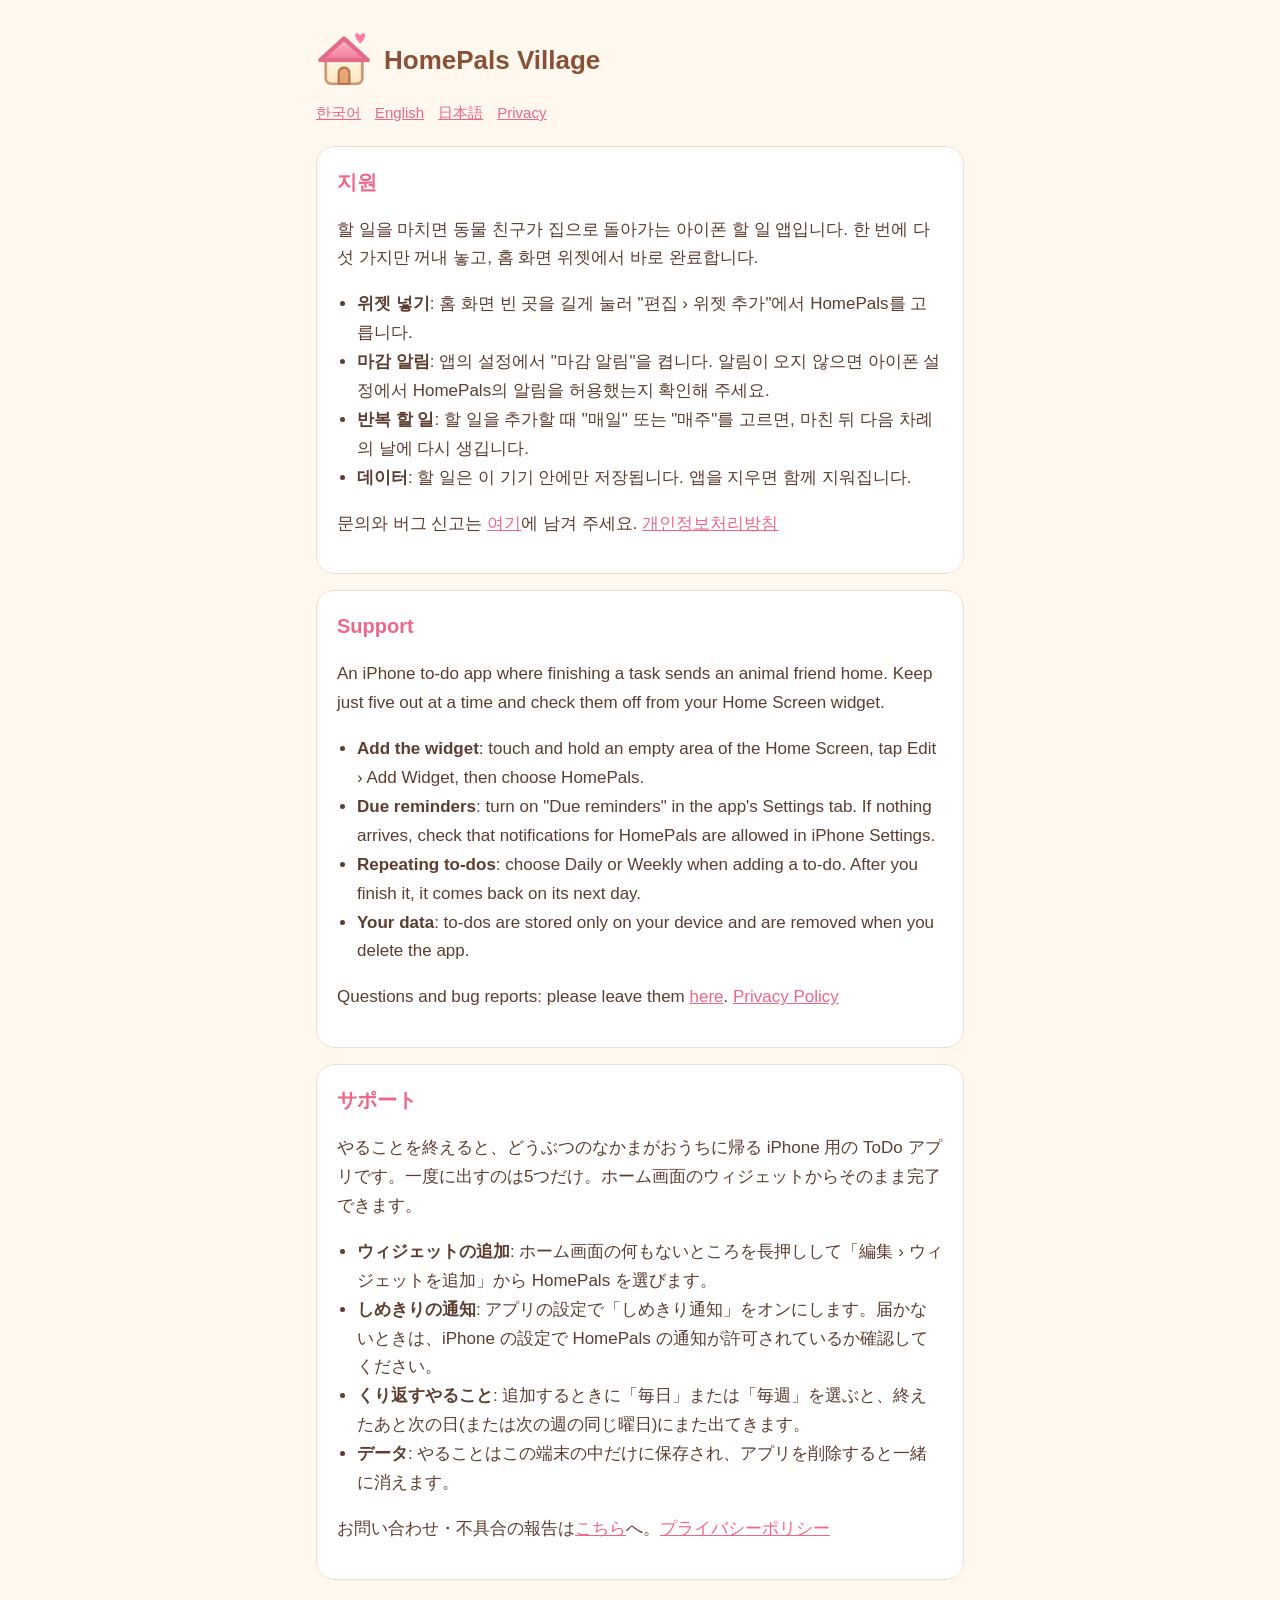
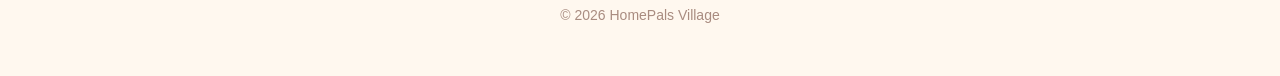
<file: index.html>
<!doctype html>
<html lang="ko">
<head>
<meta charset="utf-8">
<meta name="viewport" content="width=device-width, initial-scale=1">
<title>HomePals Village · 지원 · Support · サポート</title>
<link rel="stylesheet" href="style.css">
</head>
<body>
<main>
<header><img src="logo.png" alt=""><h1>HomePals Village</h1></header>
<nav><a href="#ko">한국어</a><a href="#en">English</a><a href="#ja">日本語</a><a href="privacy.html">Privacy</a></nav>

<section id="ko" lang="ko">
<h2>지원</h2>
<p>할 일을 마치면 동물 친구가 집으로 돌아가는 아이폰 할 일 앱입니다. 한 번에 다섯 가지만 꺼내 놓고, 홈 화면 위젯에서 바로 완료합니다.</p>
<ul>
<li><b>위젯 넣기</b>: 홈 화면 빈 곳을 길게 눌러 "편집 › 위젯 추가"에서 HomePals를 고릅니다.</li>
<li><b>마감 알림</b>: 앱의 설정에서 "마감 알림"을 켭니다. 알림이 오지 않으면 아이폰 설정에서 HomePals의 알림을 허용했는지 확인해 주세요.</li>
<li><b>반복 할 일</b>: 할 일을 추가할 때 "매일" 또는 "매주"를 고르면, 마친 뒤 다음 차례의 날에 다시 생깁니다.</li>
<li><b>데이터</b>: 할 일은 이 기기 안에만 저장됩니다. 앱을 지우면 함께 지워집니다.</li>
</ul>
<p>문의와 버그 신고는 <a href="https://github.com/jacob-design-7/homepals-site/issues">여기</a>에 남겨 주세요. <a href="privacy.html#ko">개인정보처리방침</a></p>
</section>

<section id="en" lang="en">
<h2>Support</h2>
<p>An iPhone to-do app where finishing a task sends an animal friend home. Keep just five out at a time and check them off from your Home Screen widget.</p>
<ul>
<li><b>Add the widget</b>: touch and hold an empty area of the Home Screen, tap Edit › Add Widget, then choose HomePals.</li>
<li><b>Due reminders</b>: turn on "Due reminders" in the app's Settings tab. If nothing arrives, check that notifications for HomePals are allowed in iPhone Settings.</li>
<li><b>Repeating to-dos</b>: choose Daily or Weekly when adding a to-do. After you finish it, it comes back on its next day.</li>
<li><b>Your data</b>: to-dos are stored only on your device and are removed when you delete the app.</li>
</ul>
<p>Questions and bug reports: please leave them <a href="https://github.com/jacob-design-7/homepals-site/issues">here</a>. <a href="privacy.html#en">Privacy Policy</a></p>
</section>

<section id="ja" lang="ja">
<h2>サポート</h2>
<p>やることを終えると、どうぶつのなかまがおうちに帰る iPhone 用の ToDo アプリです。一度に出すのは5つだけ。ホーム画面のウィジェットからそのまま完了できます。</p>
<ul>
<li><b>ウィジェットの追加</b>: ホーム画面の何もないところを長押しして「編集 › ウィジェットを追加」から HomePals を選びます。</li>
<li><b>しめきりの通知</b>: アプリの設定で「しめきり通知」をオンにします。届かないときは、iPhone の設定で HomePals の通知が許可されているか確認してください。</li>
<li><b>くり返すやること</b>: 追加するときに「毎日」または「毎週」を選ぶと、終えたあと次の日(または次の週の同じ曜日)にまた出てきます。</li>
<li><b>データ</b>: やることはこの端末の中だけに保存され、アプリを削除すると一緒に消えます。</li>
</ul>
<p>お問い合わせ・不具合の報告は<a href="https://github.com/jacob-design-7/homepals-site/issues">こちら</a>へ。<a href="privacy.html#ja">プライバシーポリシー</a></p>
</section>

<footer>© 2026 HomePals Village</footer>
</main>
</body>
</html>
</file>
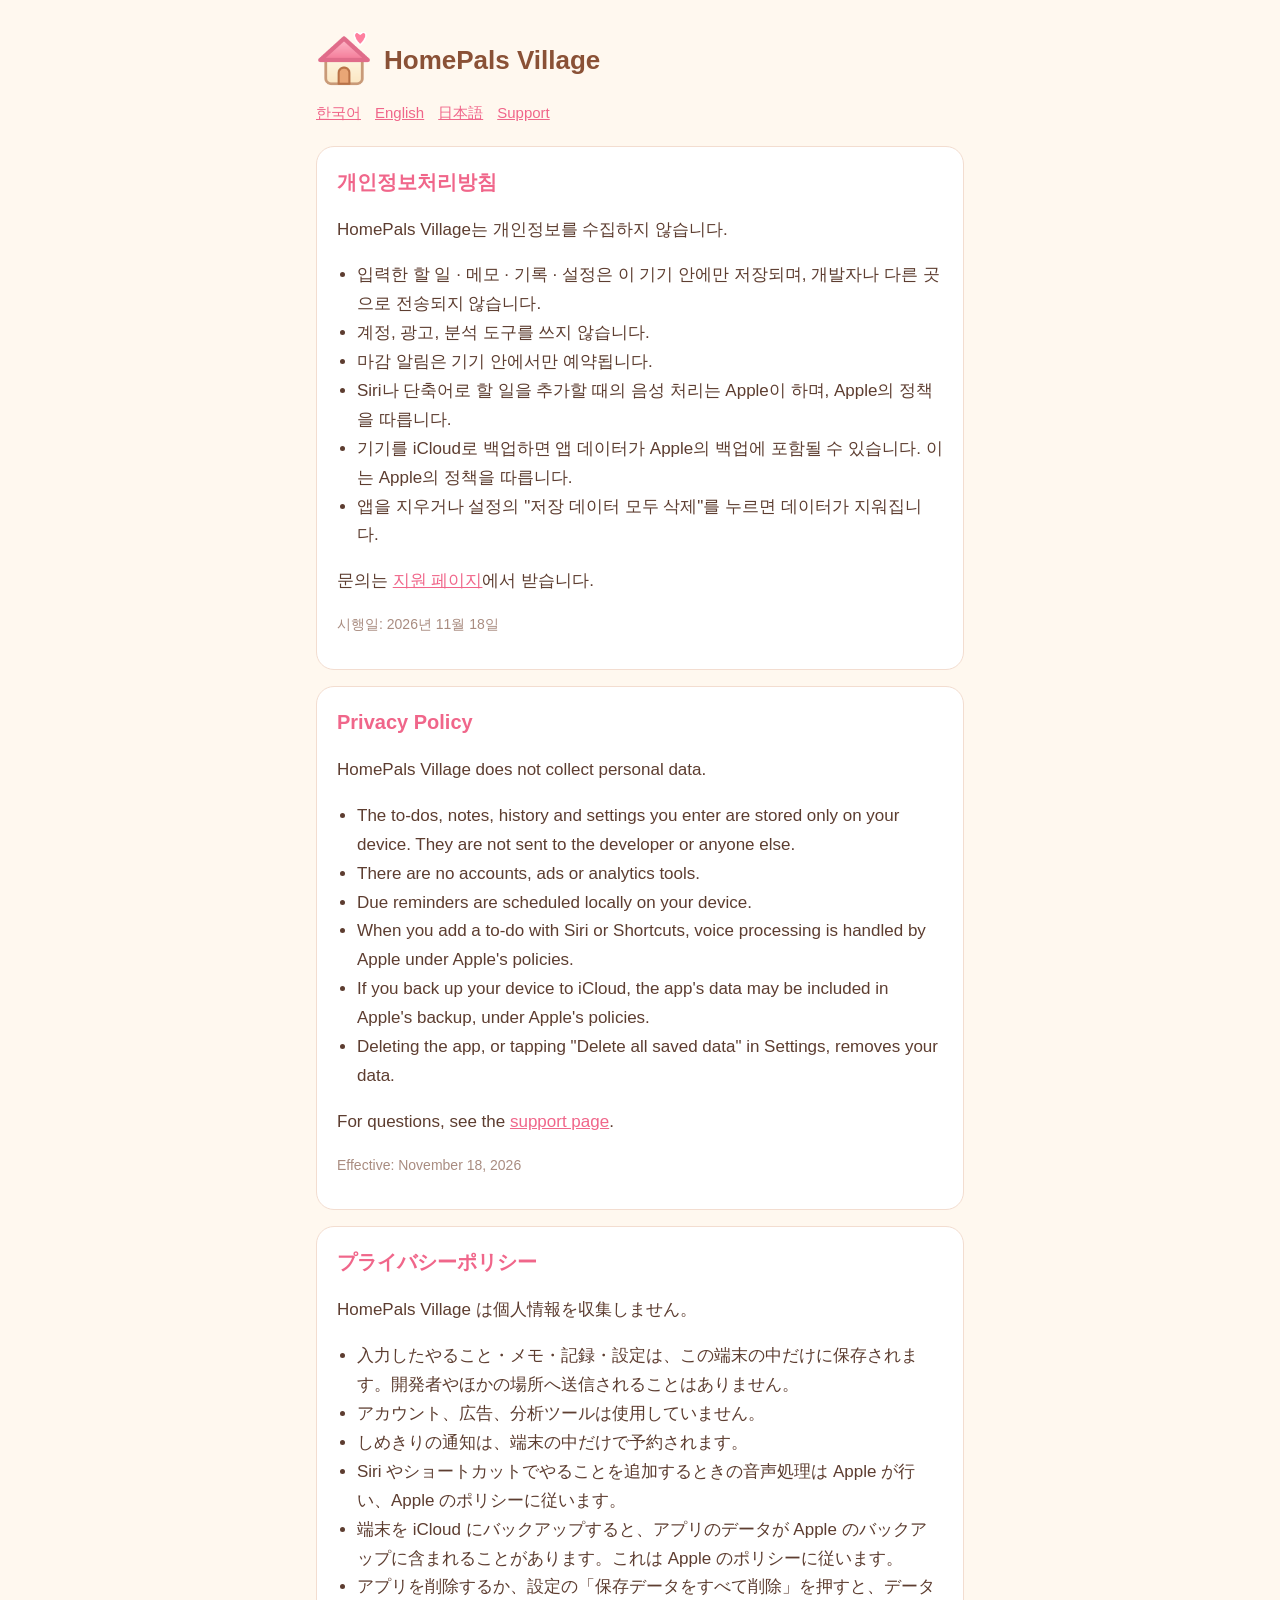
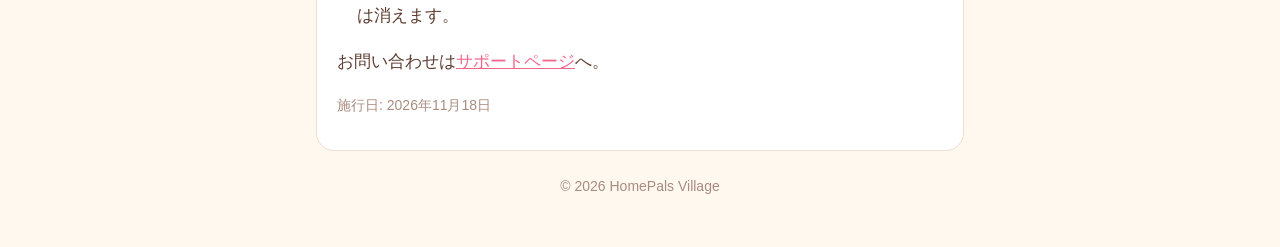
<file: privacy.html>
<!doctype html>
<html lang="ko">
<head>
<meta charset="utf-8">
<meta name="viewport" content="width=device-width, initial-scale=1">
<title>HomePals Village · 개인정보처리방침 · Privacy Policy · プライバシーポリシー</title>
<link rel="stylesheet" href="style.css">
</head>
<body>
<main>
<header><img src="logo.png" alt=""><h1>HomePals Village</h1></header>
<nav><a href="#ko">한국어</a><a href="#en">English</a><a href="#ja">日本語</a><a href="index.html">Support</a></nav>

<section id="ko" lang="ko">
<h2>개인정보처리방침</h2>
<p>HomePals Village는 개인정보를 수집하지 않습니다.</p>
<ul>
<li>입력한 할 일 · 메모 · 기록 · 설정은 이 기기 안에만 저장되며, 개발자나 다른 곳으로 전송되지 않습니다.</li>
<li>계정, 광고, 분석 도구를 쓰지 않습니다.</li>
<li>마감 알림은 기기 안에서만 예약됩니다.</li>
<li>Siri나 단축어로 할 일을 추가할 때의 음성 처리는 Apple이 하며, Apple의 정책을 따릅니다.</li>
<li>기기를 iCloud로 백업하면 앱 데이터가 Apple의 백업에 포함될 수 있습니다. 이는 Apple의 정책을 따릅니다.</li>
<li>앱을 지우거나 설정의 "저장 데이터 모두 삭제"를 누르면 데이터가 지워집니다.</li>
</ul>
<p>문의는 <a href="index.html#ko">지원 페이지</a>에서 받습니다.</p>
<p class="small">시행일: 2026년 11월 18일</p>
</section>

<section id="en" lang="en">
<h2>Privacy Policy</h2>
<p>HomePals Village does not collect personal data.</p>
<ul>
<li>The to-dos, notes, history and settings you enter are stored only on your device. They are not sent to the developer or anyone else.</li>
<li>There are no accounts, ads or analytics tools.</li>
<li>Due reminders are scheduled locally on your device.</li>
<li>When you add a to-do with Siri or Shortcuts, voice processing is handled by Apple under Apple's policies.</li>
<li>If you back up your device to iCloud, the app's data may be included in Apple's backup, under Apple's policies.</li>
<li>Deleting the app, or tapping "Delete all saved data" in Settings, removes your data.</li>
</ul>
<p>For questions, see the <a href="index.html#en">support page</a>.</p>
<p class="small">Effective: November 18, 2026</p>
</section>

<section id="ja" lang="ja">
<h2>プライバシーポリシー</h2>
<p>HomePals Village は個人情報を収集しません。</p>
<ul>
<li>入力したやること・メモ・記録・設定は、この端末の中だけに保存されます。開発者やほかの場所へ送信されることはありません。</li>
<li>アカウント、広告、分析ツールは使用していません。</li>
<li>しめきりの通知は、端末の中だけで予約されます。</li>
<li>Siri やショートカットでやることを追加するときの音声処理は Apple が行い、Apple のポリシーに従います。</li>
<li>端末を iCloud にバックアップすると、アプリのデータが Apple のバックアップに含まれることがあります。これは Apple のポリシーに従います。</li>
<li>アプリを削除するか、設定の「保存データをすべて削除」を押すと、データは消えます。</li>
</ul>
<p>お問い合わせは<a href="index.html#ja">サポートページ</a>へ。</p>
<p class="small">施行日: 2026年11月18日</p>
</section>

<footer>© 2026 HomePals Village</footer>
</main>
</body>
</html>
</file>
<file: style.css>
/* HomePals Village 사이트. 앱과 같은 크림색 종이와 갈색 글씨. 외부 글꼴·스크립트를 쓰지 않는다. */
:root { --paper: #fff8ef; --card: #fff; --ink: #5d3d30; --title: #8a5136; --sub: #a98c80; --pink: #f0668a; --line: #f3ddd0; }
* { box-sizing: border-box; }
body { margin: 0; background: var(--paper); color: var(--ink); font: 17px/1.7 -apple-system, BlinkMacSystemFont, "Apple SD Gothic Neo", "Hiragino Sans", "Malgun Gothic", "Segoe UI", sans-serif; }
main { max-width: 680px; margin: 0 auto; padding: 32px 16px 48px; }
header { display: flex; align-items: center; gap: 12px; margin-bottom: 8px; }
header img { width: 56px; height: 56px; }
h1 { margin: 0; font-size: 26px; color: var(--title); }
h2 { margin: 0 0 8px; font-size: 20px; color: var(--pink); }
nav { margin: 12px 0 20px; font-size: 15px; }
nav a { margin-right: 14px; }
a { color: var(--pink); }
section { background: var(--card); border: 1.5px solid var(--line); border-radius: 18px; padding: 18px 20px; margin-bottom: 16px; }
ul { margin: 8px 0; padding-left: 20px; }
.small, footer { font-size: 14px; color: var(--sub); }
footer { text-align: center; margin-top: 24px; }
</file>
